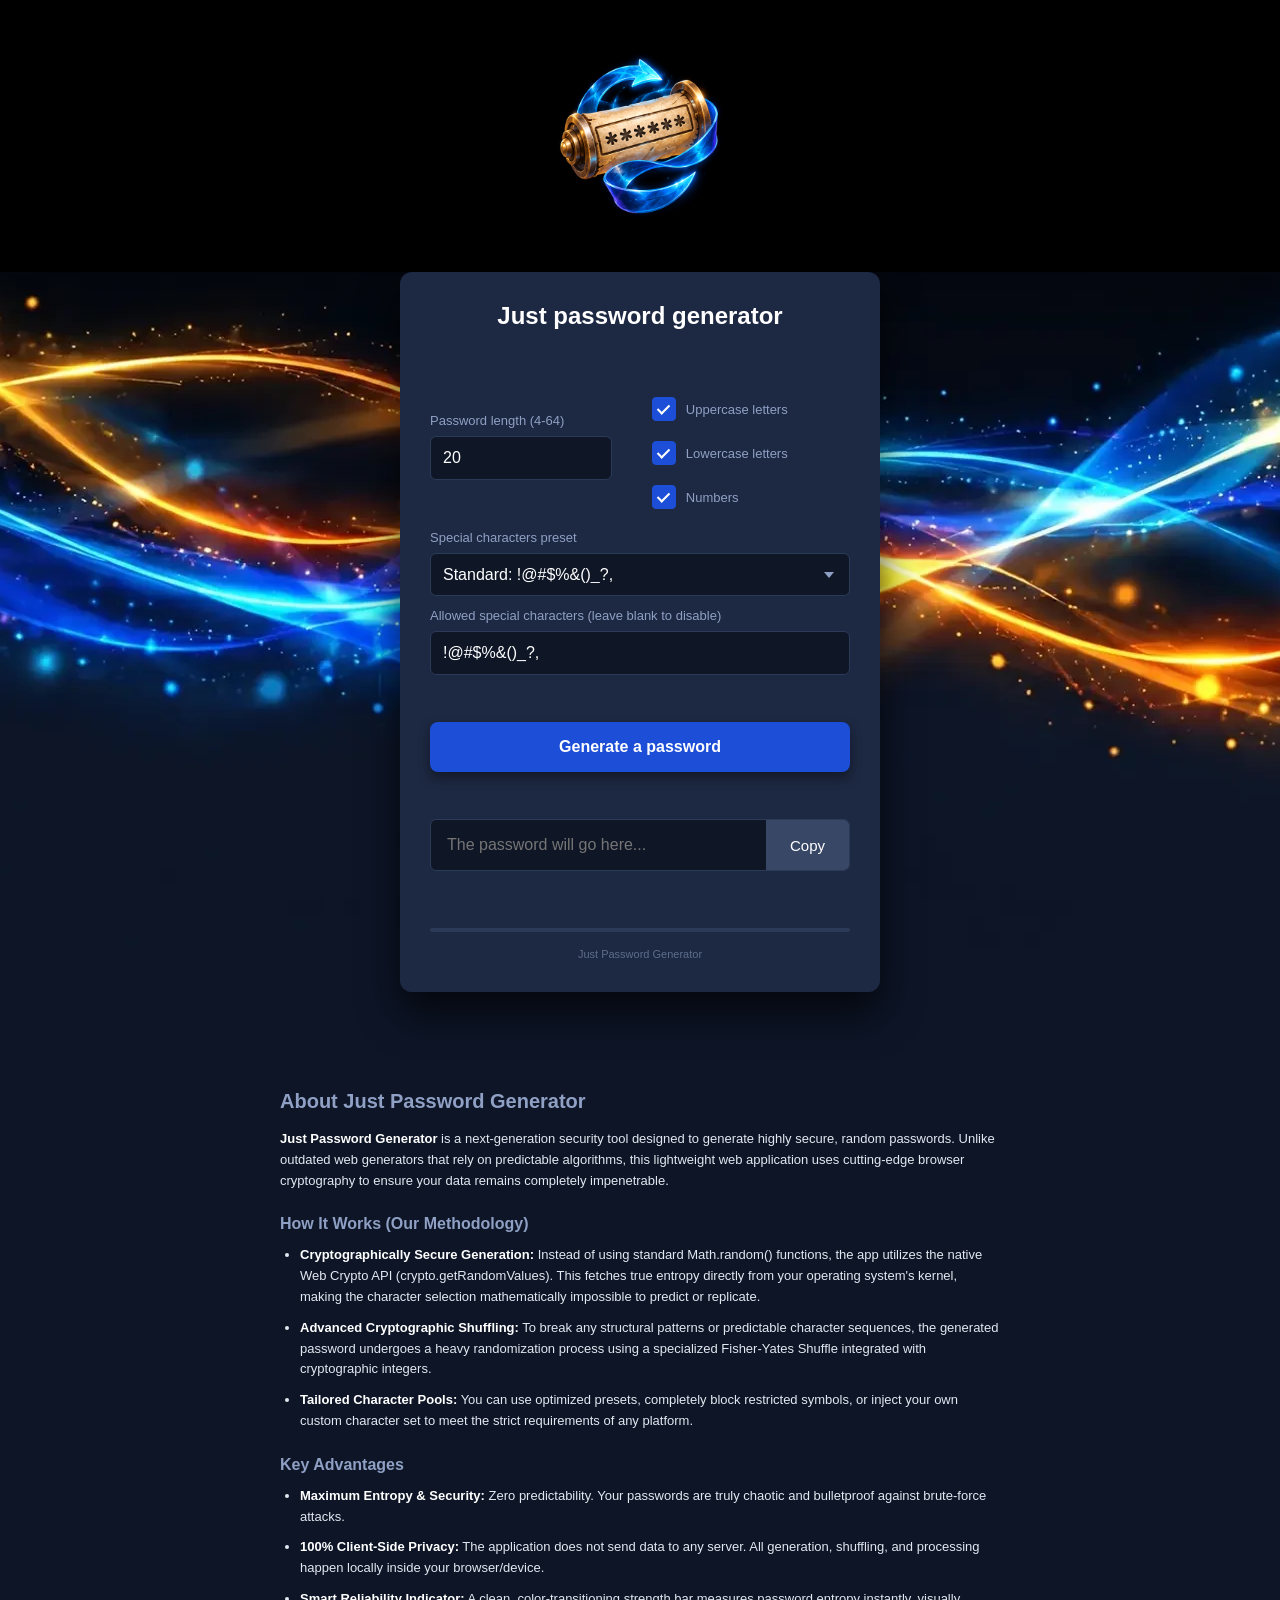
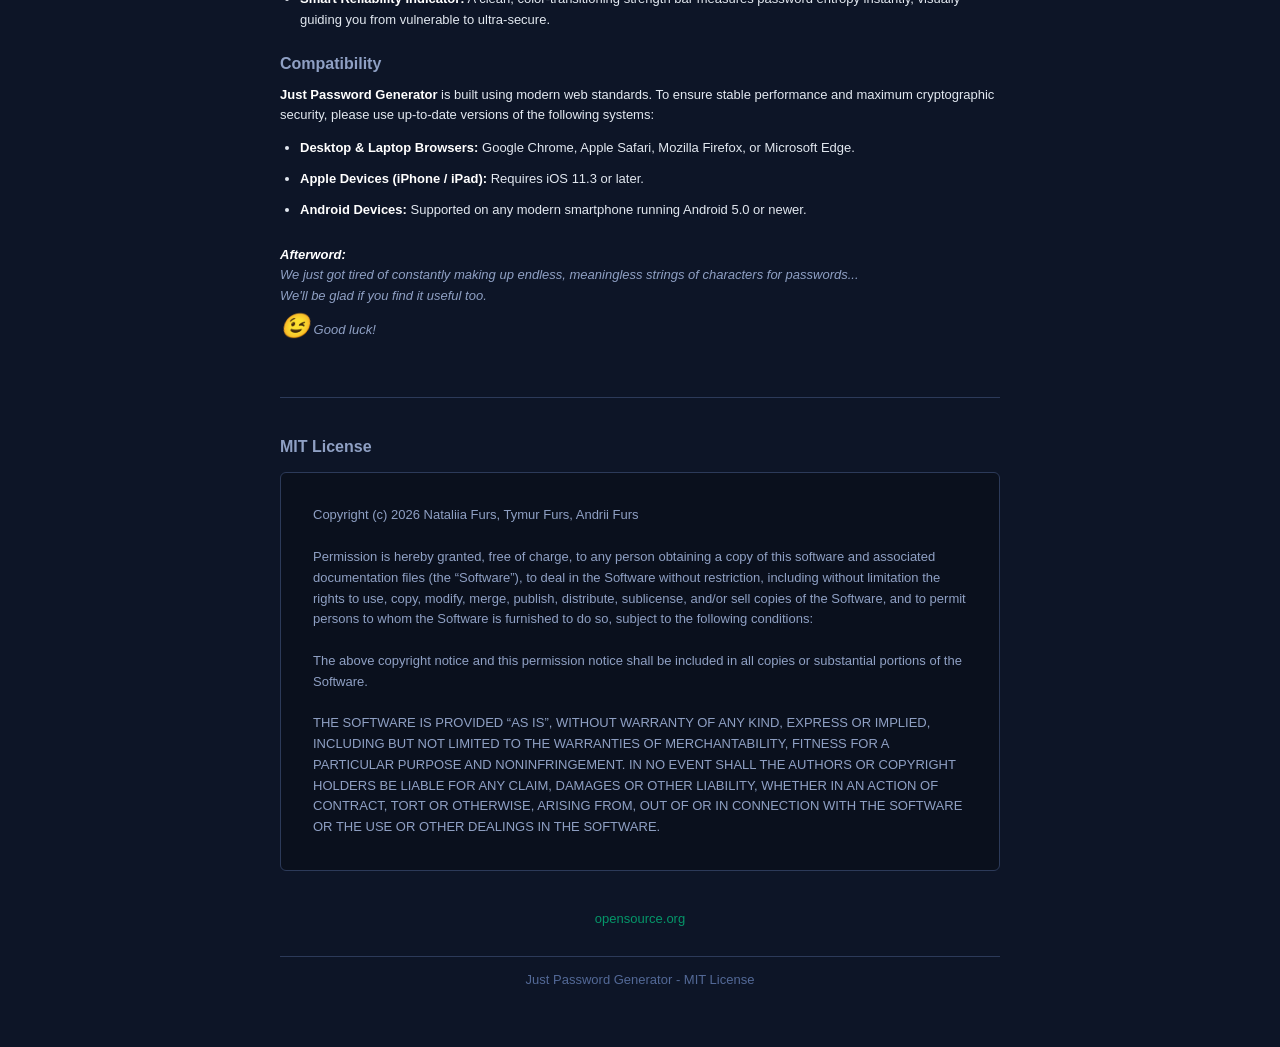
<file: index.html>
<!DOCTYPE html>
<html lang="en">

<head>
    <meta charset="UTF-8">
    <meta name="viewport" content="width=device-width, initial-scale=1.0">
    <title>Just Password Generator</title>

    <link rel="icon" type="image/png" sizes="32x32" href="j_pgen-192x192.png">
    <link rel="icon" type="image/png" sizes="192x192" href="j_pgen-192x192.png">
    <link rel="apple-touch-icon" sizes="512x512" href="j_pgen-512x512.png?v=2">
    
    <link rel="stylesheet" href="landing_page.css">
</head>

<body>
   
    <header class="full-width-banner">
        <div class="banner-content">
            <img src="j_pgen-512x512.png" alt="Just Password Logo" class="site-logo">
        </div>
    </header>

    <main class="main-container" style="margin-top: -40px;">

        <section class="app-embed-section">
            <iframe src="j_pgen.html" class="generator-iframe" title="Just Password Generator Tool"></iframe>
        </section>

        <br>

        <article class="site-description">
            <h2>About Just Password Generator</h2>
            <p><strong>Just Password Generator</strong> is a next-generation security tool designed to generate highly secure, random passwords. Unlike outdated web generators that rely on predictable algorithms, this lightweight web application uses cutting-edge browser cryptography to ensure your data remains completely impenetrable.</p>

            <h3>How It Works (Our Methodology)</h3>
            <ul>
                <li><strong>Cryptographically Secure Generation:</strong> Instead of using standard Math.random() functions, the app utilizes the native Web Crypto API (crypto.getRandomValues). This fetches true entropy directly from your operating system's kernel, making the character selection mathematically impossible to predict or replicate.</li>
                <li><strong>Advanced Cryptographic Shuffling:</strong> To break any structural patterns or predictable character sequences, the generated password undergoes a heavy randomization process using a specialized Fisher-Yates Shuffle integrated with cryptographic integers.</li>
                <li><strong>Tailored Character Pools:</strong> You can use optimized presets, completely block restricted symbols, or inject your own custom character set to meet the strict requirements of any platform.</li>
            </ul>

            <h3>Key Advantages</h3>
            <ul>
                <li><strong>Maximum Entropy & Security:</strong> Zero predictability. Your passwords are truly chaotic and bulletproof against brute-force attacks.</li>
                <li><strong>100% Client-Side Privacy:</strong> The application does not send data to any server. All generation, shuffling, and processing happen locally inside your browser/device.</li>
                <li><strong>Smart Reliability Indicator:</strong> A clean, color-transitioning strength bar measures password entropy instantly, visually guiding you from vulnerable to ultra-secure.</li>
            </ul>
            <h3>Compatibility</h3>
            <p><strong>Just Password Generator</strong> is built using modern web standards. To ensure stable performance and maximum cryptographic security, please use up-to-date versions of the following systems:</p>
            <ul>
                <li><strong>Desktop & Laptop Browsers:</strong> Google Chrome, Apple Safari, Mozilla Firefox, or Microsoft Edge.</li>
                <li><strong>Apple Devices (iPhone / iPad):</strong> Requires iOS 11.3 or later.</li>
                <li><strong>Android Devices:</strong> Supported on any modern smartphone running Android 5.0 or newer.</li>
            </ul>
            <p style="margin-top: 24px; font-style: italic; color: #8fa0c4;">
                <strong>Afterword:</strong><br>We just got tired of constantly making up endless, meaningless strings of characters for passwords...<br>We'll be glad if you find it useful too.<br><span style="font-size: 24px;">😉</span> Good luck!
            </p>
        </article>
        
        <hr class="divider">

        <footer class="license-section">
            <h3>MIT License</h3>
            <div class="license-box">
                <p>Copyright (c) 2026 Nataliia Furs, Tymur Furs, Andrii Furs</p>
                <br>
                <p>Permission is hereby granted, free of charge, to any person obtaining a copy of this software and associated documentation files (the “Software”), to deal in the Software without restriction, including without limitation the rights to use, copy, modify, merge, publish, distribute, sublicense, and/or sell copies of the Software, and to permit persons to whom the Software is furnished to do so, subject to the following conditions:</p>
                <br>
                <p>The above copyright notice and this permission notice shall be included in all copies or substantial portions of the Software.</p>
                <br>
                <p>THE SOFTWARE IS PROVIDED “AS IS”, WITHOUT WARRANTY OF ANY KIND, EXPRESS OR IMPLIED, INCLUDING BUT NOT LIMITED TO THE WARRANTIES OF MERCHANTABILITY, FITNESS FOR A PARTICULAR PURPOSE AND NONINFRINGEMENT. IN NO EVENT SHALL THE AUTHORS OR COPYRIGHT HOLDERS BE LIABLE FOR ANY CLAIM, DAMAGES OR OTHER LIABILITY, WHETHER IN AN ACTION OF CONTRACT, TORT OR OTHERWISE, ARISING FROM, OUT OF OR IN CONNECTION WITH THE SOFTWARE OR THE USE OR OTHER DEALINGS IN THE SOFTWARE.</p>
            </div>

            <div class="bottom-year-footer">
            <a href="https://opensource.org/license/mit" target="_blank">opensource.org</a>
            <br><br><br>
            <hr class="divider">
            <br>
            Just Password Generator - MIT License
            </div>

        </footer>

    </main>

</body>

</html>
</file>
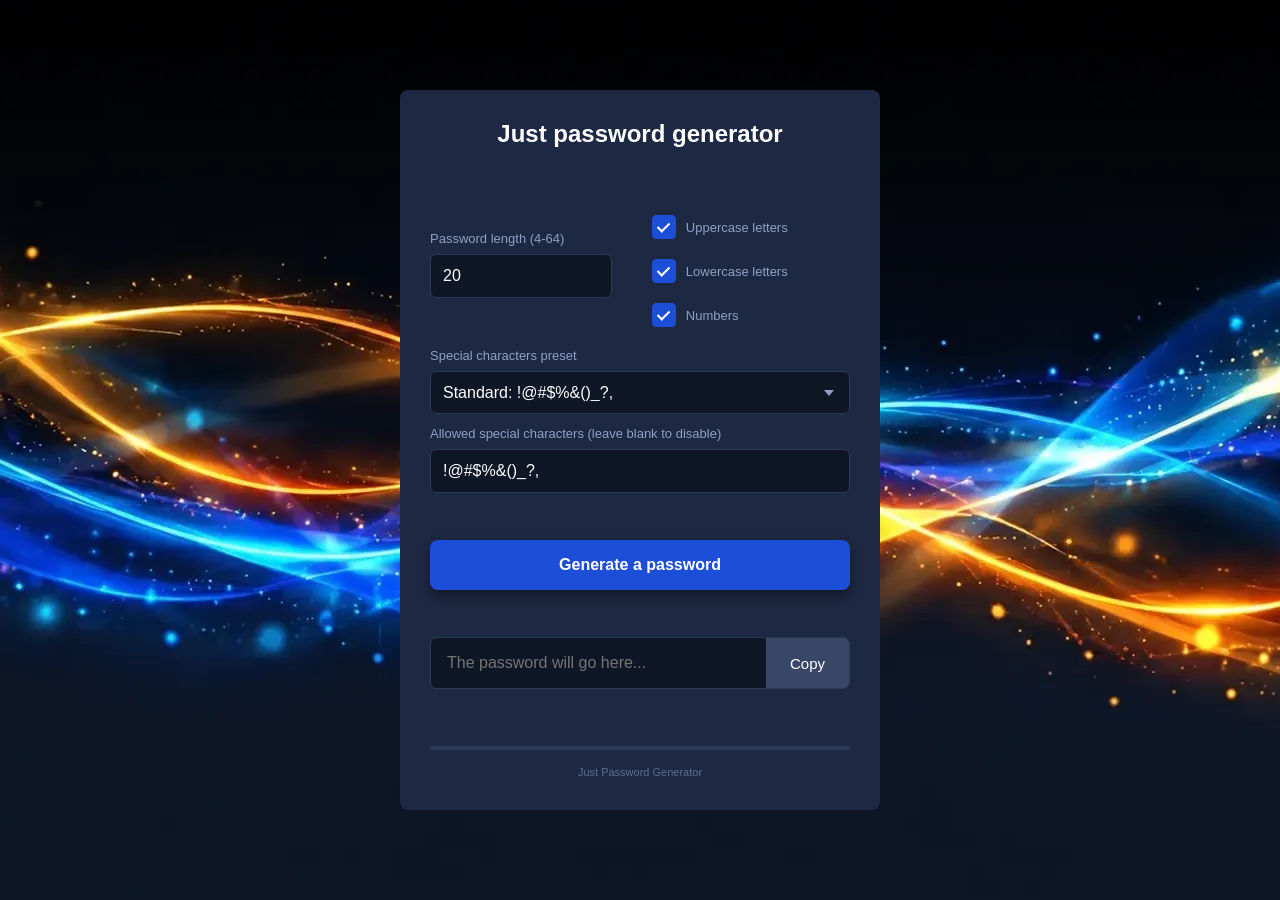
<file: j_pgen.html>
<!DOCTYPE html>

<!--
    Application: Just Password Generator
    Version: 0.3.2
    Authors: Nataliia Furs, Tymur Furs, Andrii Furs (https://carcharodes.github.io/just-password-generator/)
    License: MIT (https://opensource.org/license/mit)
    Description: Cryptographically secure, zero-tracking offline password generator.
-->

<html lang="uk">
<head>
    <meta charset="UTF-8">
    <meta name="viewport" content="width=device-width, initial-scale=1.0, maximum-scale=1.0, user-scalable=no, viewport-fit=cover">
    <title>Password Generator</title>
    <link rel="stylesheet" href="j_pgen.css">
    <script src="j_pgen.js" defer></script>
</head>
<body>

    <main class="app-container">
        <h1 class="app-title">Just password generator</h1>

        <section class="settings-grid">
           
            <div class="input-group" style="margin-top: 20px;">
                <label for="password-length"> Password length (4-64)</label>
                <input type="number" id="password-length" value="20" min="4" max="64">
            </div>

            <div class="checkbox-group">
                <label class="custom-checkbox" style="margin-left: 20px;">
                    <input type="checkbox" id="chk-uppercase" checked>
                    <span class="checkmark"></span>
                    Uppercase letters
                </label>
                <label class="custom-checkbox" style="margin-left: 20px; margin-top: 6px;">
                    <input type="checkbox" id="chk-lowercase" checked>
                    <span class="checkmark"></span>
                    Lowercase letters
                </label>
                <label class="custom-checkbox" style="margin-left: 20px; margin-top: 6px;">
                    <input type="checkbox" id="chk-numbers" checked>
                    <span class="checkmark"></span>
                    Numbers
                </label>
            </div>
        </section>

        <section class="special-chars-section" style="margin-top: -26px;">
            <div class="input-group">
                <label for="chars-preset"> Special characters preset</label>
                <select id="chars-preset">
                    <option value="standard">Standard: !@#$%&()_?,</option>
                    <option value="strict">Without brackets and commas: !@#$_-</option>
                    <option value="minimal">Minimum: !@*</option>
                    <option value="custom">Custom:</option>
                </select>
            </div>

            <div class="input-group">
                <label for="special-chars"> Allowed special characters (leave blank to disable)</label>
                <input type="text" id="special-chars" value="!@#$%&()_?,">
            </div>
        </section>

        <button type="button" id="btn-generate" class="btn-main">Generate a password</button>

        <section class="result-section">
            <div class="result-container">
                <input type="text" id="result-display" readonly placeholder="The password will go here...">
                <button type="button" id="btn-copy">Copy</button>
            </div>
            <div id="copy-toast" class="toast-message">Copied</div>
        </section>

        <footer class="strength-footer">
            <div class="strength-bar-wrapper">
                <div id="strength-bar" class="strength-bar"></div>
            </div>
            <div class="footer-link-container">
                <a href="https://carcharodes.github.io/just-password-generator/" target="_blank" rel="noopener">Just Password Generator</a>
            </div>
            
        </footer>
    </main>

</body>
</html>
</file>
<file: landing_page.css>
* {
    box-sizing: border-box;
    margin: 0;
    padding: 0;
    font-family: Tahoma, sans-serif;
}

body {
    background-color: #0d1527;
    color: #ffffff;
    min-height: 100vh;
    background-image: url(landing_back.webp);
    background-position: 50% 50px;
    background-repeat: no-repeat;
    background-size: 1920px auto;
}

.full-width-banner {
    width: 100%;
    background-color: #000;
    padding: 40px 20px;
    display: flex;
    justify-content: center;
    align-items: center;
}

.banner-content {
    display: flex;
    flex-direction: row;
    align-items: center;
    justify-content: center;
    gap: 20px;
    width: auto;
}

.site-logo {
    width: 192px;
    height: 192px;
    display: block;
}

.site-title {
    font-size: 26px;
    font-weight: 600;
    letter-spacing: -0.5px;
    text-align: left;
    margin-left: -20px;
}

.main-container {
    width: 100%;
    max-width: 800px;
    margin: 0 auto;
    padding: 40px 40px;
    display: flex;
    flex-direction: column;
    gap: 40px;
}

.app-embed-section {
    width: 100%;
    display: flex;
    justify-content: center;
}

.generator-iframe {
    width: 100%;
    max-width: 480px;
    height: 720px;
    border: none;
    border-radius: 12px;
    box-shadow: 0 20px 40px rgba(0, 0, 0, 0.7);
    background-color: #1a233d;
}

.install-section {
    display: flex;
    justify-content: center;
}

.btn-install {
    background-color: #059669;
    border: none;
    border-radius: 8px;
    color: white;
    padding: 16px 32px;
    font-size: 16px;
    font-weight: 600;
    cursor: pointer;
    box-shadow: 0 6px 12px rgba(0, 0, 0, 1);
    transition: transform 0.2s, background-color 0.2s;
}

.btn-install:hover {
    transform: scale(1);
}

.btn-install:active {
    transform: scale(.97);
    background: #0b7c59;
    box-shadow: 0 2px 3px rgba(0, 0, 0, 0.6);
}

.site-description h2 {
    font-size: 20px; margin-bottom: 16px; color: #8fa0c4;
}

.site-description h3 {
    font-size: 16px; margin: 24px 0 12px 0; color: #8fa0c4;
}

.site-description p {
    font-size: 13px; line-height: 1.6; color: #e2e8f0; margin-bottom: 12px;
}

.site-description ul {
    padding-left: 20px; display: flex; flex-direction: column; gap: 10px;
}

.site-description li {
    font-size: 13px; line-height: 1.6; color: #e2e8f0;
}

.site-description strong {
    color: #ffffff; }

.divider {
    border: none;
    border-top: 1px solid #2c3a59;
}

.license-section h3 { 
    font-size: 16px; 
    margin-bottom: 16px; 
    color: #8fa0c4; 
}

.license-box {
    background-color: #0a101d;
    border: 1px solid #2c3a59;
    border-radius: 6px;
    padding: 32px;
    font-family: monospace;
    font-size: 13px;
    line-height: 1.6;
    color: #8fa0c4;
    width: 100%;
}

.bottom-year-footer {
    width: 100%;
    text-align: center;
    font-size: 13px;
    color: #536997;
    padding: 40px 0 20px 0;
    user-select: none;
}

a {
    color: #059669;
    text-decoration: none;
}

a:hover {
    color: #fff;
    text-decoration: none;
}
</file>
<file: j_pgen.css>
* {
    box-sizing: border-box;
    margin: 0;
    padding: 0;
    font-family: -apple-system, BlinkMacSystemFont, "Segoe UI", Roboto, Helvetica, Arial, sans-serif;
    -webkit-tap-highlight-color: transparent;
    user-select: none;
}

html, body {
    width: 100%;
    height: 100dvh;
    background-color: #0d1527;
    color: #ffffff;
    overflow: hidden;
    background-image: url(landing_back.webp);
    background-position: top;
    background-repeat: no-repeat;
}

body {
    display: flex;
    justify-content: center;
    align-items: center;
    padding: env(safe-area-inset-top) env(safe-area-inset-right) env(safe-area-inset-bottom) env(safe-area-inset-left);
}

.app-container {
    width: 100%;
    max-width: 480px;
    height: 100%;
    max-height: 720px;
    padding: 30px;
    display: flex;
    flex-direction: column;
    justify-content: space-between;
    background-color: #1d2842;
    border-radius: 8px;
}

.app-title {
    font-size: 24px;
    font-weight: 700;
    text-align: center;
    margin-bottom: 16px;
    color: #ffffff;
}

.settings-grid {
    display: flex;
    gap: 20px;
    align-items: flex-start;
}

.input-group {
    display: flex;
    flex-direction: column;
    gap: 8px;
    flex: 1;
}

.special-chars-section .input-group:first-child {
    position: relative;
}

.special-chars-section .input-group:first-child::after {
    content: "";
    position: absolute;
    right: 16px;
    bottom: 18px;
    width: 0;
    height: 0;
    border-left: 5px solid transparent;
    border-right: 5px solid transparent;
    border-top: 6px solid #8fa0c4;
    pointer-events: none;
}

.input-group label {
    font-size: 13px;
    color: #8fa0c4;
}

.input-group input[type="number"],
.input-group input[type="text"],
.input-group select {
    background-color: #0f1626;
    border: 1px solid #2c3a59;
    border-radius: 6px;
    color: #ffffff;
    padding: 12px;
    font-size: 16px;
    outline: none;
    width: 100%;
    transition: border-color 0.2s;
    appearance: none;
    -webkit-appearance: none;
    -moz-appearance: none;
}

.input-group select {
    padding-right: 36px;
}

.input-group input[type="number"]::-webkit-outer-spin-button,
.input-group input[type="number"]::-webkit-inner-spin-button {
    -webkit-appearance: none;
    margin: 0;
}
.input-group input[type="number"] {
    -moz-appearance: textfield;
}

.input-group input:focus,
.input-group select:focus {
    border-color: #3b82f6;
}

.checkbox-group {
    display: flex;
    flex-direction: column;
    gap: 14px;
    flex: 1.2;
    padding-top: 4px;
}

.custom-checkbox {
    display: flex;
    align-items: center;
    position: relative;
    cursor: pointer;
    font-size: 13px;
    color: #8fa0c4;
    gap: 10px;
}

.custom-checkbox input {
    position: absolute;
    opacity: 0;
    cursor: pointer;
    height: 0;
    width: 0;
}

.checkmark {
    width: 24px;
    height: 24px;
    background-color: #0f1626;
    border: 1px solid #2c3a59;
    border-radius: 4px;
    display: flex;
    align-items: center;
    justify-content: center;
    transition: background-color 0.2s, border-color 0.2s;
}

.custom-checkbox input:checked ~ .checkmark {
    background-color: #1d4ed8;
    border-color: #1d4ed8;
}

.checkmark:after {
    content: "";
    display: none;
    width: 5px;
    height: 10px;
    border: solid white;
    border-width: 0 2px 2px 0;
    transform: rotate(45deg);
    margin-bottom: 2px;
}

.custom-checkbox input:checked ~ .checkmark:after {
    display: block;
}

.special-chars-section {
    display: flex;
    flex-direction: column;
    gap: 12px;
}

.btn-main {
    background-color: #1d4ed8;
    border: none;
    border-radius: 8px;
    color: white;
    padding: 16px;
    font-size: 16px;
    font-weight: 600;
    cursor: pointer;
    box-shadow: 0 6px 12px rgba(0, 0, 0, 0.4);
    transition: opacity 0.2s, transform 0.1s;
}

.btn-main:active {
    transform: scale(0.97);
    box-shadow: 0 2px 6px rgba(0, 0, 0, 0.2);
}

.btn-main:disabled {
    background: #2a354f;
    color: #5d6e8c;
    box-shadow: none;
    cursor: not-allowed;
}

.result-section {
    position: relative;
    display: flex;
    flex-direction: column;
    align-items: center;
    width: 100%;
}

.result-container {
    display: flex;
    width: 100%;
    background-color: #0f1626;
    border: 1px solid #2c3a59;
    border-radius: 6px;
    overflow: hidden;
    z-index: 2;
}

#result-display {
    flex: 1;
    background: transparent;
    border: none;
    color: #ffffff;
    padding: 16px;
    font-size: 16px;
    outline: none;
    user-select: text;
}

#btn-copy {
    background-color: #384766;
    border: none;
    color: #ffffff;
    padding: 0 24px;
    font-size: 15px;
    cursor: pointer;
    transition: background-color 0.2s;
}

#btn-copy:active {
    background-color: #2c3852;
}

.toast-message {
    font-size: 12px;
    color: #8fa0c4;
    margin-top: 8px;
    opacity: 0;
    transition: opacity 0.2s ease-in-out;
    position: absolute;
    bottom: -22px;
    z-index: 1;
}

.toast-message.show {
    opacity: 1;
}

.strength-footer {
    width: 100%;
    padding-top: 10px;
}

.strength-bar-wrapper {
    width: 100%;
    height: 4px;
    background-color: #2c3a59;
    border-radius: 2px;
    overflow: hidden;
}

.strength-bar {
    width: 0%;
    height: 100%;
    background-color: transparent;
    transition: width 0.4s cubic-bezier(0.4, 0, 0.2, 1), background-color 0.4s ease;
}

.footer-link-container {
    text-align: center;
    margin-top: 12px;
}

.footer-link-container a {
    font-size: 11px;
    color: #5d6e8c;
    text-decoration: none;
    transition: color 0.2s ease;
    user-select: none;
    -webkit-user-drag: none;
}

.footer-link-container a:hover,
.footer-link-container a:active {
    color: #8fa0c4;
}
</file>
